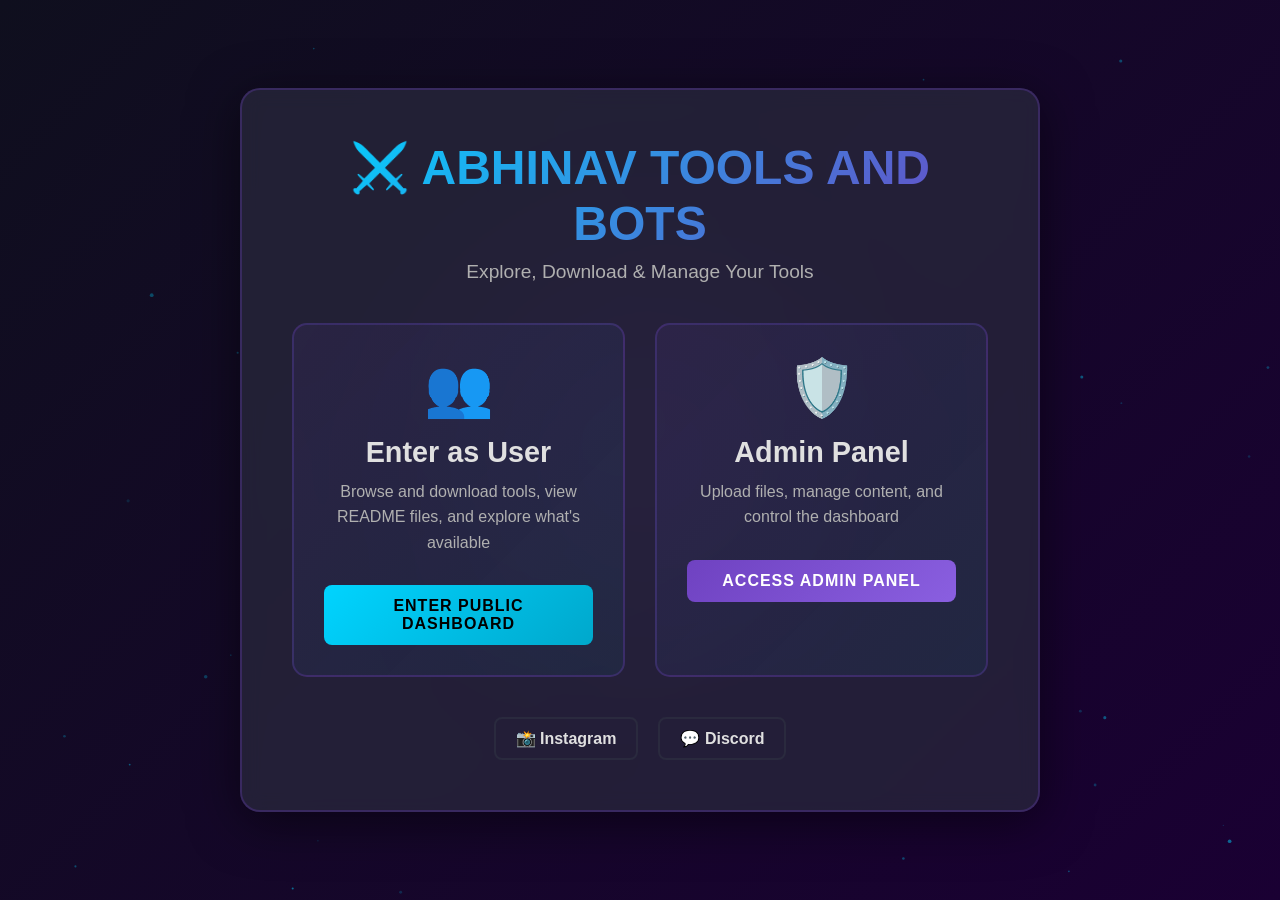
<file: index.html>
<!DOCTYPE html>
<html lang="en">
<head>
    <meta charset="UTF-8">
    <meta name="viewport" content="width=device-width, initial-scale=1.0">
    <title>ABHINAV TOOLS AND BOTS</title>
    <link rel="stylesheet" href="styles.css">
</head>
<body>
    <!-- Animated Solo Leveling Background -->
    <div class="background-container">
        <canvas id="canvas"></canvas>
        <div class="glow-effect"></div>
    </div>

    <div class="container">
        <div class="welcome-card">
            <div class="logo-section">
                <h1 class="title">⚔️ ABHINAV TOOLS AND BOTS</h1>
                <p class="subtitle">Explore, Download & Manage Your Tools</p>
            </div>

            <div class="options-container">
                <div class="option-card user-card" onclick="goToUser()">
                    <div class="option-icon">👥</div>
                    <h2>Enter as User</h2>
                    <p>Browse and download tools, view README files, and explore what's available</p>
                    <button class="btn btn-user">Enter Public Dashboard</button>
                </div>

                <div class="option-card admin-card" onclick="promptAdminPassword()">
                    <div class="option-icon">🛡️</div>
                    <h2>Admin Panel</h2>
                    <p>Upload files, manage content, and control the dashboard</p>
                    <button class="btn btn-admin">Access Admin Panel</button>
                </div>
            </div>

            <div class="footer-links">
                <a href="#" class="social-link instagram" title="Instagram">📸 Instagram</a>
                <a href="#" class="social-link discord" title="Discord">💬 Discord</a>
            </div>
        </div>
    </div>

    <script src="script.js"></script>
</body>
</html>
</file>
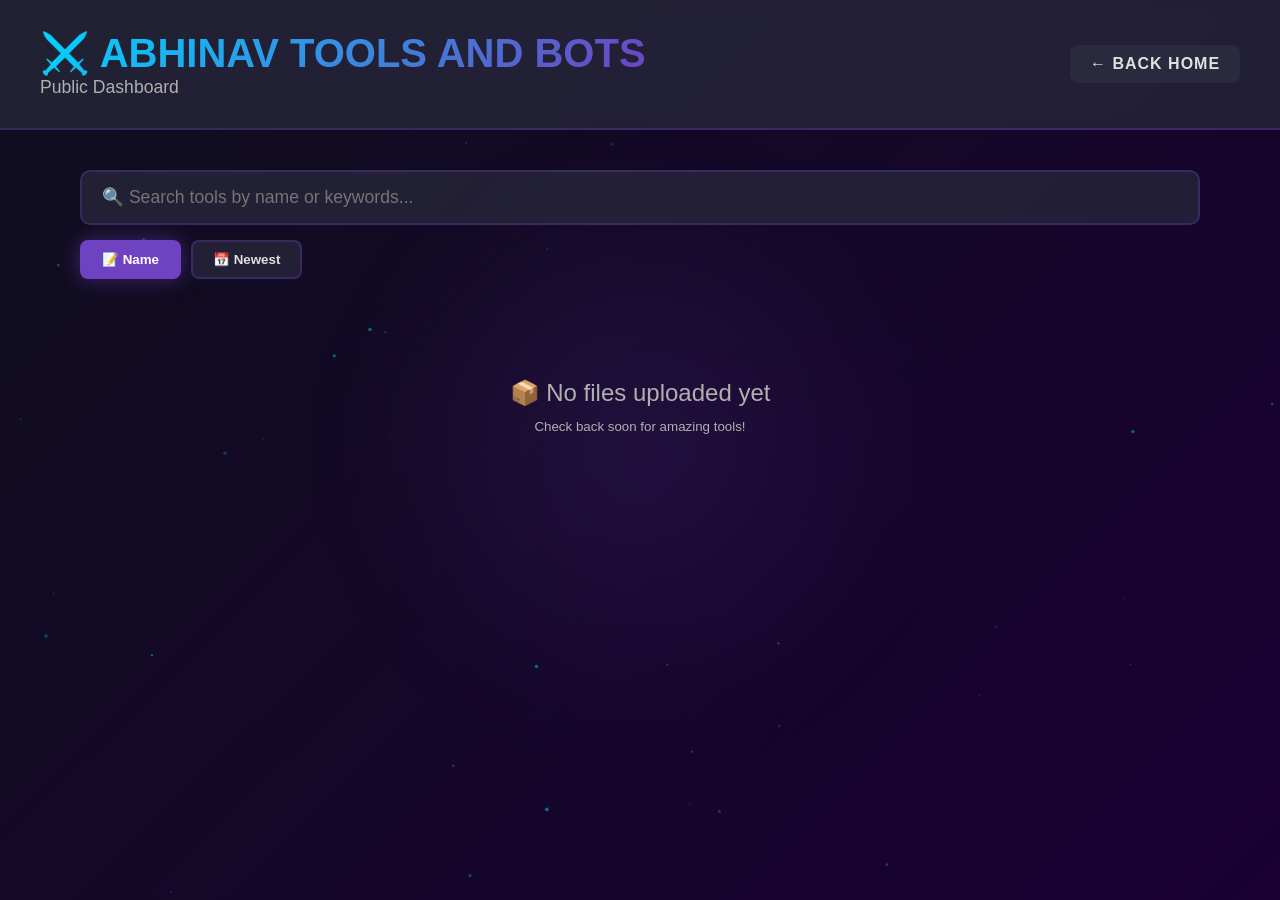
<file: user.html>
<!DOCTYPE html>
<html lang="en">
<head>
    <meta charset="UTF-8">
    <meta name="viewport" content="width=device-width, initial-scale=1.0">
    <title>Dashboard - ABHINAV TOOLS AND BOTS</title>
    <link rel="stylesheet" href="styles.css">
</head>
<body>
    <!-- Animated Solo Leveling Background -->
    <div class="background-container">
        <canvas id="canvas"></canvas>
        <div class="glow-effect"></div>
    </div>

    <div class="dashboard-container">
        <header class="dashboard-header">
            <div class="header-content">
                <h1>⚔️ ABHINAV TOOLS AND BOTS</h1>
                <p>Public Dashboard</p>
            </div>
            <button class="btn btn-back" onclick="goHome()">← Back Home</button>
        </header>

        <main class="dashboard-main">
            <div class="search-section">
                <input 
                    type="text" 
                    id="searchInput" 
                    class="search-box" 
                    placeholder="🔍 Search tools by name or keywords..."
                    onkeyup="filterTools()"
                >
                <div class="filter-options">
                    <button class="filter-btn active" onclick="sortTools('name')">📝 Name</button>
                    <button class="filter-btn" onclick="sortTools('date')">📅 Newest</button>
                </div>
            </div>

            <div id="toolsGrid" class="tools-grid">
                <!-- Tools will be loaded here -->
            </div>

            <div id="emptyState" class="empty-state">
                <p>📦 No files uploaded yet</p>
                <small>Check back soon for amazing tools!</small>
            </div>
        </main>
    </div>

    <!-- Modal for viewing README -->
    <div id="readmeModal" class="modal">
        <div class="modal-content">
            <div class="modal-header">
                <h2 id="modalTitle">README</h2>
                <button class="close-btn" onclick="closeReadmeModal()">&times;</button>
            </div>
            <div class="modal-body" id="modalBody"></div>
            <div class="modal-footer">
                <button class="btn btn-secondary" onclick="closeReadmeModal()">Close</button>
            </div>
        </div>
    </div>

    <script src="script.js"></script>
</body>
</html>
</file>
<file: styles.css>
:root {
    --primary: #6f42c1;
    --primary-dark: #5a32a3;
    --secondary: #00d4ff;
    --danger: #ff1744;
    --success: #00e676;
    --warning: #ffc400;
    --dark: #0f0f1e;
    --darker: #070710;
    --light: #f0f0f0;
    --text: #e0e0e0;
    --text-secondary: #b0b0b0;
    --border: #2a2a3e;
    --shadow: 0 8px 32px rgba(0, 0, 0, 0.3);
    --glow: 0 0 20px rgba(111, 66, 193, 0.5);
}

* {
    margin: 0;
    padding: 0;
    box-sizing: border-box;
}

body {
    font-family: 'Segoe UI', Tahoma, Geneva, Verdana, sans-serif;
    background: linear-gradient(135deg, #0f0f1e 0%, #1a0033 100%);
    color: var(--text);
    overflow-x: hidden;
    -webkit-font-smoothing: antialiased;
    -moz-osx-font-smoothing: grayscale;
}

/* === BACKGROUND & ANIMATION === */
.background-container {
    position: fixed;
    top: 0;
    left: 0;
    width: 100%;
    height: 100%;
    z-index: -1;
    overflow: hidden;
    will-change: transform;
}

canvas {
    display: block;
    width: 100%;
    height: 100%;
}

.glow-effect {
    position: absolute;
    top: 50%;
    left: 50%;
    width: 600px;
    height: 600px;
    background: radial-gradient(circle, rgba(111, 66, 193, 0.15) 0%, transparent 70%);
    border-radius: 50%;
    filter: blur(40px);
    animation: float 8s ease-in-out infinite;
    transform: translate(-50%, -50%);
    will-change: transform;
}

@keyframes float {
    0%, 100% { transform: translate(-50%, -50%) translateY(0); }
    50% { transform: translate(-50%, -50%) translateY(-40px); }
}

@keyframes slideInCard {
    from {
        opacity: 0;
        transform: translateY(20px);
    }
    to {
        opacity: 1;
        transform: translateY(0);
    }
}

@keyframes fadeIn {
    from { opacity: 0; }
    to { opacity: 1; }
}

/* === COMMON COMPONENTS === */
.container {
    max-width: 1200px;
    margin: 0 auto;
    padding: 20px;
    min-height: 100vh;
    display: flex;
    align-items: center;
    justify-content: center;
}

.btn {
    padding: 12px 24px;
    border: none;
    border-radius: 8px;
    font-size: 16px;
    font-weight: 600;
    cursor: pointer;
    transition: all 0.25s cubic-bezier(0.4, 0, 0.2, 1);
    text-transform: uppercase;
    letter-spacing: 1px;
    will-change: transform, box-shadow;
}

.btn:hover {
    transform: translateY(-2px);
    box-shadow: var(--glow);
}

.btn:active {
    transform: translateY(0);
}

.btn-primary {
    background: linear-gradient(135deg, var(--primary) 0%, #8a5fe0 100%);
    color: white;
}

.btn-primary:hover {
    background: linear-gradient(135deg, var(--primary-dark) 0%, #6f42c1 100%);
}

.btn-secondary {
    background: var(--border);
    color: var(--text);
}

.btn-secondary:hover {
    background: var(--primary);
}

.btn-danger {
    background: linear-gradient(135deg, var(--danger) 0%, #ff5252 100%);
    color: white;
}

.btn-danger:hover {
    background: linear-gradient(135deg, #ff5252 0%, #ff1744 100%);
}

.btn-user {
    background: linear-gradient(135deg, #00d4ff 0%, #00a8cc 100%);
    color: #000;
    width: 100%;
    margin-top: 15px;
}

.btn-user:hover {
    background: linear-gradient(135deg, #00a8cc 0%, #0088aa 100%);
}

.btn-admin {
    background: linear-gradient(135deg, var(--primary) 0%, #8a5fe0 100%);
    color: white;
    width: 100%;
    margin-top: 15px;
}

.btn-back {
    background: var(--border);
    color: var(--text);
    padding: 10px 20px;
}

/* === HOME PAGE === */
.welcome-card {
    background: rgba(42, 42, 62, 0.7);
    backdrop-filter: blur(10px);
    border: 2px solid rgba(111, 66, 193, 0.3);
    border-radius: 20px;
    padding: 50px;
    text-align: center;
    max-width: 800px;
    box-shadow: 0 10px 50px rgba(0, 0, 0, 0.5);
    animation: slideIn 0.6s ease-out;
}

@keyframes slideIn {
    from {
        opacity: 0;
        transform: translateY(30px);
    }
    to {
        opacity: 1;
        transform: translateY(0);
    }
}

.logo-section {
    margin-bottom: 40px;
}

.title {
    font-size: 3em;
    background: linear-gradient(135deg, var(--secondary) 0%, var(--primary) 100%);
    -webkit-background-clip: text;
    -webkit-text-fill-color: transparent;
    background-clip: text;
    margin-bottom: 10px;
}

.subtitle {
    font-size: 1.2em;
    color: var(--text-secondary);
}

.options-container {
    display: grid;
    grid-template-columns: 1fr 1fr;
    gap: 30px;
    margin: 40px 0;
}

.option-card {
    background: linear-gradient(135deg, rgba(111, 66, 193, 0.1) 0%, rgba(0, 212, 255, 0.05) 100%);
    border: 2px solid rgba(111, 66, 193, 0.3);
    border-radius: 15px;
    padding: 30px;
    cursor: pointer;
    transition: all 0.3s cubic-bezier(0.4, 0, 0.2, 1);
    position: relative;
    overflow: hidden;
}

.option-card::before {
    content: '';
    position: absolute;
    top: 0;
    left: -100%;
    width: 100%;
    height: 100%;
    background: linear-gradient(90deg, transparent, rgba(255, 255, 255, 0.1), transparent);
    transition: left 0.5s ease;
    z-index: 0;
}

.option-card:hover::before {
    left: 100%;
}

.option-card:hover {
    border-color: var(--secondary);
    box-shadow: 0 0 30px rgba(0, 212, 255, 0.3);
    transform: translateY(-5px);
}

.option-icon {
    font-size: 3.5em;
    margin-bottom: 15px;
}

.option-card h2 {
    font-size: 1.8em;
    margin-bottom: 10px;
    color: var(--text);
}

.option-card p {
    color: var(--text-secondary);
    margin-bottom: 15px;
    line-height: 1.6;
}

.footer-links {
    display: flex;
    gap: 20px;
    justify-content: center;
    margin-top: 30px;
}

.social-link {
    padding: 10px 20px;
    border: 2px solid var(--border);
    border-radius: 8px;
    color: var(--text);
    text-decoration: none;
    transition: all 0.25s cubic-bezier(0.4, 0, 0.2, 1);
    font-weight: 600;
}

.social-link:hover {
    border-color: var(--primary);
    color: var(--secondary);
    box-shadow: var(--glow);
}

/* === DASHBOARD === */
.dashboard-container {
    min-height: 100vh;
    padding-top: 0;
}

.dashboard-header {
    background: rgba(42, 42, 62, 0.7);
    backdrop-filter: blur(10px);
    border-bottom: 2px solid rgba(111, 66, 193, 0.3);
    padding: 30px 40px;
    display: flex;
    justify-content: space-between;
    align-items: center;
    margin-bottom: 40px;
}

.header-content h1 {
    font-size: 2.5em;
    background: linear-gradient(135deg, var(--secondary) 0%, var(--primary) 100%);
    -webkit-background-clip: text;
    -webkit-text-fill-color: transparent;
    background-clip: text;
}

.header-content p {
    color: var(--text-secondary);
    font-size: 1.1em;
}

.dashboard-main {
    max-width: 1200px;
    margin: 0 auto;
    padding: 0 40px 40px;
}

.search-section {
    margin-bottom: 40px;
}

.search-box {
    width: 100%;
    padding: 15px 20px;
    background: rgba(42, 42, 62, 0.7);
    border: 2px solid rgba(111, 66, 193, 0.3);
    border-radius: 10px;
    color: var(--text);
    font-size: 1.1em;
    margin-bottom: 15px;
    transition: all 0.25s cubic-bezier(0.4, 0, 0.2, 1);
}

.search-box:focus {
    outline: none;
    border-color: var(--secondary);
    box-shadow: 0 0 20px rgba(0, 212, 255, 0.2);
}

.filter-options {
    display: flex;
    gap: 10px;
}

.filter-btn {
    padding: 10px 20px;
    background: rgba(42, 42, 62, 0.7);
    border: 2px solid rgba(111, 66, 193, 0.3);
    border-radius: 8px;
    color: var(--text);
    cursor: pointer;
    transition: all 0.25s cubic-bezier(0.4, 0, 0.2, 1);
    font-weight: 600;
}

.filter-btn.active {
    background: var(--primary);
    border-color: var(--primary);
    color: white;
    box-shadow: var(--glow);
}

.filter-btn:hover {
    border-color: var(--secondary);
}

.tools-grid {
    display: grid;
    grid-template-columns: repeat(auto-fill, minmax(300px, 1fr));
    gap: 25px;
    margin-bottom: 40px;
}

.tool-card {
    background: linear-gradient(135deg, rgba(111, 66, 193, 0.1) 0%, rgba(0, 212, 255, 0.05) 100%);
    border: 2px solid rgba(111, 66, 193, 0.3);
    border-radius: 15px;
    padding: 25px;
    transition: all 0.3s cubic-bezier(0.4, 0, 0.2, 1);
    cursor: pointer;
    overflow: hidden;
    position: relative;
    will-change: transform, border-color, box-shadow;
}

.tool-card::before {
    content: '';
    position: absolute;
    top: 0;
    right: -100%;
    width: 100%;
    height: 100%;
    background: linear-gradient(90deg, transparent, rgba(0, 212, 255, 0.1), transparent);
    transition: right 0.4s ease;
}

.tool-card:hover::before {
    right: 100%;
}

.tool-card:hover {
    border-color: var(--secondary);
    box-shadow: 0 0 30px rgba(0, 212, 255, 0.3);
    transform: translateY(-8px);
}

.tool-header {
    display: flex;
    justify-content: space-between;
    align-items: start;
    margin-bottom: 15px;
}

.tool-name {
    font-size: 1.5em;
    font-weight: 700;
    color: var(--secondary);
}

.tool-date {
    color: var(--text-secondary);
    font-size: 0.9em;
}

.tool-description {
    color: var(--text-secondary);
    margin-bottom: 20px;
    line-height: 1.6;
    font-size: 0.95em;
}

.tool-actions {
    display: flex;
    gap: 10px;
}

.tool-actions button {
    flex: 1;
    padding: 10px 15px;
    border: none;
    border-radius: 8px;
    cursor: pointer;
    font-weight: 600;
    transition: all 0.25s cubic-bezier(0.4, 0, 0.2, 1);
    font-size: 0.9em;
    will-change: transform, box-shadow;
}

.btn-download {
    background: linear-gradient(135deg, var(--success) 0%, #00c853 100%);
    color: #000;
}

.btn-download:hover {
    background: linear-gradient(135deg, #00c853 0%, #00a040 100%);
    transform: translateY(-2px);
}

.btn-readme {
    background: linear-gradient(135deg, var(--primary) 0%, #8a5fe0 100%);
    color: white;
}

.btn-readme:hover {
    background: linear-gradient(135deg, var(--primary-dark) 0%, #6f42c1 100%);
    transform: translateY(-2px);
}

.empty-state {
    text-align: center;
    padding: 60px 20px;
    color: var(--text-secondary);
}

.empty-state p {
    font-size: 1.5em;
    margin-bottom: 10px;
}

/* === MODAL === */
.modal {
    display: none;
    position: fixed;
    z-index: 1000;
    left: 0;
    top: 0;
    width: 100%;
    height: 100%;
    background-color: rgba(0, 0, 0, 0.8);
    backdrop-filter: blur(5px);
    animation: fadeIn 0.3s ease;
}

.modal-content {
    background: rgba(42, 42, 62, 0.95);
    backdrop-filter: blur(10px);
    border: 2px solid rgba(111, 66, 193, 0.3);
    margin: auto;
    padding: 0;
    border-radius: 15px;
    width: 90%;
    max-width: 600px;
    max-height: 80vh;
    overflow-y: auto;
    animation: slideUp 0.3s ease;
    top: 50%;
    position: relative;
    transform: translateY(-50%);
}

@keyframes slideUp {
    from {
        transform: translateY(50px);
        opacity: 0;
    }
    to {
        transform: translateY(-50%);
        opacity: 1;
    }
}

.modal-header {
    display: flex;
    justify-content: space-between;
    align-items: center;
    padding: 25px;
    border-bottom: 2px solid rgba(111, 66, 193, 0.3);
}

.modal-header h2 {
    color: var(--secondary);
    font-size: 1.5em;
}

.close-btn {
    background: none;
    border: none;
    color: var(--text);
    font-size: 2em;
    cursor: pointer;
    transition: color 0.25s ease;
}

.close-btn:hover {
    color: var(--danger);
}

.modal-body {
    padding: 25px;
    color: var(--text);
    line-height: 1.8;
    font-size: 0.95em;
}

.modal-body h1, .modal-body h2, .modal-body h3 {
    color: var(--secondary);
    margin: 20px 0 10px 0;
}

.modal-body code {
    background: rgba(0, 0, 0, 0.3);
    padding: 2px 6px;
    border-radius: 4px;
    color: var(--success);
    font-family: 'Courier New', monospace;
}

.modal-body pre {
    background: rgba(0, 0, 0, 0.5);
    padding: 15px;
    border-radius: 8px;
    border: 1px solid rgba(111, 66, 193, 0.2);
    overflow-x: auto;
    margin: 15px 0;
}

.modal-footer {
    display: flex;
    gap: 10px;
    padding: 20px 25px;
    border-top: 2px solid rgba(111, 66, 193, 0.3);
    justify-content: flex-end;
}

/* === ADMIN PANEL === */
.admin-container {
    display: flex;
    min-height: 100vh;
}

.admin-sidebar {
    width: 250px;
    background: rgba(7, 7, 16, 0.8);
    backdrop-filter: blur(10px);
    border-right: 2px solid rgba(111, 66, 193, 0.3);
    padding: 30px 20px;
    display: flex;
    flex-direction: column;
}

.sidebar-header h2 {
    background: linear-gradient(135deg, var(--secondary) 0%, var(--primary) 100%);
    -webkit-background-clip: text;
    -webkit-text-fill-color: transparent;
    background-clip: text;
    font-size: 1.5em;
    margin-bottom: 30px;
}

.sidebar-nav {
    display: flex;
    flex-direction: column;
    gap: 10px;
    flex: 1;
}

.nav-btn {
    padding: 15px 20px;
    background: transparent;
    border: 2px solid transparent;
    border-radius: 8px;
    color: var(--text);
    cursor: pointer;
    transition: all 0.25s cubic-bezier(0.4, 0, 0.2, 1);
    text-align: left;
    font-weight: 600;
    font-size: 0.95em;
}

.nav-btn:hover {
    background: rgba(111, 66, 193, 0.1);
    border-color: var(--primary);
}

.nav-btn.active {
    background: linear-gradient(135deg, var(--primary) 0%, #8a5fe0 100%);
    border-color: var(--primary);
    color: white;
    box-shadow: var(--glow);
}

.sidebar-footer {
    margin-top: 20px;
}

.admin-main {
    flex: 1;
    padding: 40px;
    overflow-y: auto;
}

.admin-header {
    margin-bottom: 40px;
}

.admin-header h1 {
    font-size: 2.2em;
    background: linear-gradient(135deg, var(--secondary) 0%, var(--primary) 100%);
    -webkit-background-clip: text;
    -webkit-text-fill-color: transparent;
    background-clip: text;
    margin-bottom: 5px;
}

.admin-header p {
    color: var(--text-secondary);
}

.admin-section {
    display: none;
    animation: fadeIn 0.3s ease;
}

.admin-section.active {
    display: block;
}

.section-header {
    margin-bottom: 30px;
    padding-bottom: 20px;
    border-bottom: 2px solid rgba(111, 66, 193, 0.3);
}

.section-header h2 {
    color: var(--secondary);
    font-size: 1.8em;
}

/* === FORM === */
.upload-form, .links-form {
    background: rgba(42, 42, 62, 0.5);
    border: 2px solid rgba(111, 66, 193, 0.3);
    border-radius: 15px;
    padding: 30px;
    max-width: 600px;
}

.form-group {
    margin-bottom: 25px;
}

.form-group label {
    display: block;
    margin-bottom: 8px;
    font-weight: 600;
    color: var(--text);
}

.form-group small {
    display: block;
    margin-top: 5px;
}

.form-input, .form-textarea {
    width: 100%;
    padding: 12px 15px;
    background: rgba(0, 0, 0, 0.3);
    border: 2px solid rgba(111, 66, 193, 0.2);
    border-radius: 8px;
    color: var(--text);
    font-size: 0.95em;
    transition: all 0.25s cubic-bezier(0.4, 0, 0.2, 1);
    font-family: inherit;
}

.form-input:focus, .form-textarea:focus {
    outline: none;
    border-color: var(--secondary);
    box-shadow: 0 0 15px rgba(0, 212, 255, 0.2);
}

.form-textarea {
    resize: vertical;
}

.status-message {
    margin-top: 20px;
    padding: 15px 20px;
    border-radius: 8px;
    text-align: center;
    font-weight: 600;
    display: none;
    animation: slideInCard 0.3s ease;
}

.status-message.success {
    background: rgba(0, 230, 118, 0.2);
    border: 2px solid var(--success);
    color: var(--success);
    display: block;
}

.status-message.error {
    background: rgba(255, 23, 68, 0.2);
    border: 2px solid var(--danger);
    color: var(--danger);
    display: block;
}

.status-message.info {
    background: rgba(0, 212, 255, 0.2);
    border: 2px solid var(--secondary);
    color: var(--secondary);
    display: block;
}

/* === FILE LIST === */
.files-list, .readme-list {
    display: grid;
    gap: 20px;
}

.file-item, .readme-item {
    background: rgba(42, 42, 62, 0.5);
    border: 2px solid rgba(111, 66, 193, 0.3);
    border-radius: 12px;
    padding: 20px;
    transition: all 0.25s cubic-bezier(0.4, 0, 0.2, 1);
    will-change: transform, border-color, box-shadow;
}

.file-item:hover, .readme-item:hover {
    border-color: var(--secondary);
    box-shadow: 0 0 20px rgba(0, 212, 255, 0.2);
    transform: translateY(-2px);
}

.file-header {
    display: flex;
    justify-content: space-between;
    align-items: center;
    margin-bottom: 15px;
}

.file-name {
    color: var(--secondary);
    font-weight: 700;
    font-size: 1.1em;
}

.file-date {
    color: var(--text-secondary);
    font-size: 0.9em;
}

.file-description {
    color: var(--text-secondary);
    margin-bottom: 15px;
    line-height: 1.6;
}

.file-source {
    font-size: 0.85em;
    color: var(--text-secondary);
    margin: 8px 0;
}

.file-actions {
    display: flex;
    gap: 10px;
}

.file-actions button {
    padding: 8px 16px;
    border: none;
    border-radius: 6px;
    cursor: pointer;
    font-weight: 600;
    font-size: 0.85em;
    transition: all 0.25s cubic-bezier(0.4, 0, 0.2, 1);
}

.btn-edit {
    background: linear-gradient(135deg, var(--warning) 0%, #ffb300 100%);
    color: #000;
}

.btn-edit:hover {
    background: linear-gradient(135deg, #ffb300 0%, #ffa000 100%);
    transform: translateY(-2px);
}

.btn-del {
    background: linear-gradient(135deg, var(--danger) 0%, #ff5252 100%);
    color: white;
}

.btn-del:hover {
    background: linear-gradient(135deg, #ff5252 0%, #ff1744 100%);
    transform: translateY(-2px);
}

/* === RESPONSIVE === */
@media (max-width: 768px) {
    .title {
        font-size: 2em;
    }

    .options-container {
        grid-template-columns: 1fr;
        gap: 20px;
    }

    .welcome-card {
        padding: 30px 20px;
    }

    .dashboard-header {
        flex-direction: column;
        gap: 20px;
        text-align: center;
    }

    .admin-container {
        flex-direction: column;
    }

    .admin-sidebar {
        width: 100%;
        flex-direction: row;
        gap: 10px;
        border-right: none;
        border-bottom: 2px solid rgba(111, 66, 193, 0.3);
        overflow-x: auto;
    }

    .sidebar-nav {
        flex-direction: row;
    }

    .tools-grid {
        grid-template-columns: 1fr;
    }

    .dashboard-main, .admin-main {
        padding: 20px;
    }

    .modal-content {
        width: 95%;
    }
}

@media (max-width: 480px) {
    .title {
        font-size: 1.5em;
    }

    .subtitle {
        font-size: 1em;
    }

    .btn {
        padding: 10px 20px;
        font-size: 14px;
    }
}
</file>
